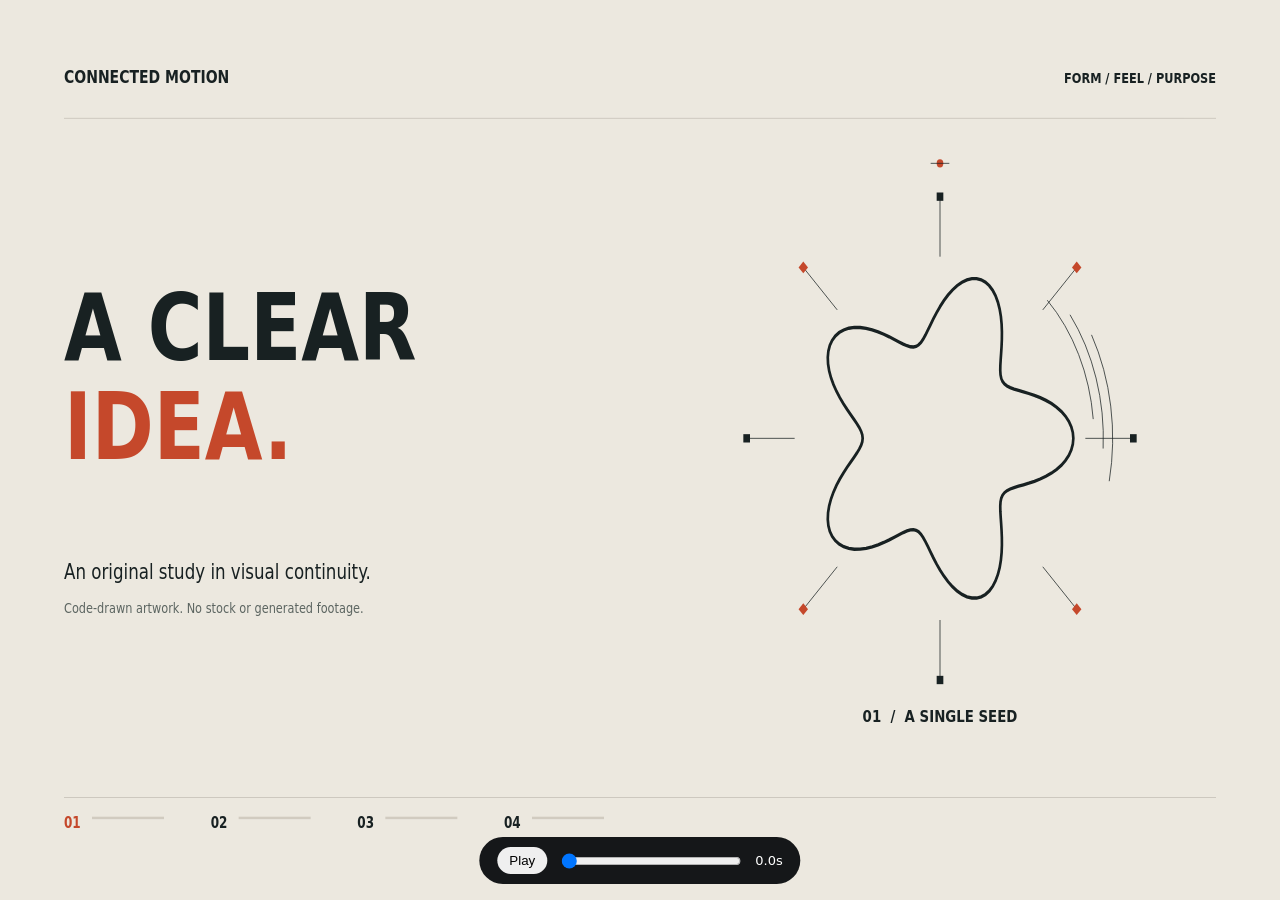
<file: skills/creating-videos/assets/motion-starter/index.html>
<!doctype html>
<html lang="en">
<meta charset="utf-8">
<meta name="viewport" content="width=device-width,initial-scale=1">
<link rel="icon" href="data:,">
<title>Connected motion — original editable study</title>
<style>
  * { box-sizing: border-box; }
  html, body { margin: 0; width: 100%; height: 100%; overflow: hidden; background: #ece8df; }
  canvas { display: block; width: 100%; height: 100%; }
  #transport { position: fixed; bottom: 16px; left: 50%; transform: translateX(-50%); display: flex; gap: 12px; align-items: center; background: #151719; color: #fff; padding: 10px 18px; border-radius: 28px; font: 13px system-ui; }
  button { cursor: pointer; border: 0; border-radius: 16px; padding: 6px 12px; }
  input { width: 180px; }
</style>
<canvas aria-label="A seed becomes a connected path, a composed picture, and a finished mark"></canvas>
<div id="transport"><button id="play">Play</button><input id="time" aria-label="Timeline" type="range" min="0" max="11.999" step="0.001" value="0"><span id="stamp">0.0s</span></div>
<script>
'use strict';
// Original artwork and timing. No external fonts, assets, libraries or model calls.
// This demonstrates techniques, not a product UI or a universal style preset.
const canvas = document.querySelector('canvas'), ctx = canvas.getContext('2d');
const transport = document.querySelector('#transport');
if (window.__MOTION_CAPTURE__) transport.style.display = 'none';
const design = Object.assign({ paper: '#ece8df', ink: '#182122', accent: '#c5482b', label: 'FORM / FEEL / PURPOSE',
  lines: [['A CLEAR', 'IDEA.'], ['GIVE IT', 'DIRECTION.'], ['SHAPE THE', 'STORY.'], ['MAKE IT', 'MATTER.']] }, window.MOTION_CONFIG || {});
window.MOTION_META = { width: 1920, height: 1080, fps: 30, duration: 12,
  reviewTimes: [0, 1.5, 2.4, 2.7, 2.9666666667, 3, 3.0333333333, 4.5, 5.4, 5.7, 5.9666666667, 6, 6.0333333333, 7.5, 8.4, 8.7, 8.9666666667, 9, 9.0333333333, 10.5, 11.5],
  events: [
    { frame: 0, action: 'The idea is already visible', sound: 'optional quiet opening tone' },
    { frame: 90, action: 'The seed becomes a route', sound: 'optional soft connection click' },
    { frame: 180, action: 'The route unfolds into a picture', sound: 'optional paper movement' },
    { frame: 270, action: 'The picture resolves into a mark', sound: 'optional restrained landing' }
  ] };
const clamp = v => Math.min(1, Math.max(0, v));
const ease = v => { v = clamp(v); return v * v * v * (v * (v * 6 - 15) + 10); };
const mix = (a, b, u) => a + (b - a) * u;
function withAlpha(alpha, draw) { ctx.save(); ctx.globalAlpha = clamp(alpha); draw(); ctx.restore(); }
function line(points, color, width = 2, close = false) {
  ctx.beginPath(); points.forEach(([x, y], i) => i ? ctx.lineTo(x, y) : ctx.moveTo(x, y));
  if (close) ctx.closePath(); ctx.strokeStyle = color; ctx.lineWidth = width; ctx.stroke();
}
function circle(x, y, radius, color, stroke = false, width = 2) {
  if (radius <= 0) return;
  ctx.beginPath(); ctx.arc(x, y, radius, 0, Math.PI * 2);
  ctx[stroke ? 'strokeStyle' : 'fillStyle'] = color; ctx.lineWidth = width; stroke ? ctx.stroke() : ctx.fill();
}
function label(text, x, y, size = 18, color = design.ink, align = 'left', weight = 600) {
  ctx.font = `${weight} ${size}px system-ui, sans-serif`; ctx.textAlign = align; ctx.textBaseline = 'alphabetic'; ctx.fillStyle = color; ctx.fillText(text, x, y);
}
function roundRect(x, y, w, h, radius, fill, stroke) {
  ctx.beginPath(); ctx.roundRect(x, y, w, h, radius);
  if (fill) { ctx.fillStyle = fill; ctx.fill(); }
  if (stroke) { ctx.strokeStyle = stroke; ctx.lineWidth = 2; ctx.stroke(); }
}
function arc(x, y, r, from, to, color, width = 2) {
  if (to <= from) return; ctx.beginPath(); ctx.arc(x, y, r, from, to); ctx.strokeStyle = color; ctx.lineWidth = width; ctx.stroke();
}
function pathPoint(u, scene, local = 0) {
  const angle = u * Math.PI * 2 - Math.PI / 2;
  if (scene === 0) { const r = 158 + 42 * Math.cos(angle * 5) * (1 - .55 * ease(local / 2)); return [Math.cos(angle) * r, Math.sin(angle) * r]; }
  if (scene === 1) return [Math.sign(Math.cos(angle)) * Math.pow(Math.abs(Math.cos(angle)), .38) * 245, Math.sign(Math.sin(angle)) * Math.pow(Math.abs(Math.sin(angle)), .38) * 143];
  if (scene === 2) return [Math.sign(Math.cos(angle)) * Math.pow(Math.abs(Math.cos(angle)), .25) * 250, Math.sign(Math.sin(angle)) * Math.pow(Math.abs(Math.sin(angle)), .25) * 194];
  return [Math.cos(angle) * 177, Math.sin(angle) * 177];
}
function hero(scene, amount, x, y, maxWidth, size) {
  const lines = design.lines[scene];
  lines.forEach((text, i) => {
    ctx.save(); ctx.beginPath(); ctx.rect(x - 4, y + i * size * 1.06 - size, maxWidth + 8, size * 1.04); ctx.clip();
    const p = ease((amount - i * .06) / .62);
    let fontSize = size;
    ctx.font = `850 ${fontSize}px system-ui, sans-serif`;
    while (ctx.measureText(text).width > maxWidth && fontSize > 24) { fontSize--; ctx.font = `850 ${fontSize}px system-ui, sans-serif`; }
    label(text, x, y + i * size * 1.06 + (1 - p) * size * 1.5, fontSize, i ? design.accent : design.ink, 'left', 850);
    ctx.restore();
  });
}
function seed(t) {
  // Small ideas gather around the same central object, then settle into it.
  for (let i = 0; i < 8; i++) {
    const a = i * Math.PI / 4 + .13 * Math.sin(t * .7), p = ease((t - .45 - i * .04) / 1.5);
    const r = mix(290, 215, p); const x = Math.cos(a) * r, y = Math.sin(a) * r;
    line([[Math.cos(a) * 218, Math.sin(a) * 218], [x, y]], design.ink, 1);
    ctx.save(); ctx.translate(x, y); ctx.rotate(a + t * .08); ctx.fillStyle = i % 2 ? design.accent : design.ink; ctx.fillRect(-5, -5, 10, 10); ctx.restore();
  }
  for (let i = 0; i < 3; i++) arc(0, 0, 231 + i * 14, -.8 + i * .15, -.1 + t * .16 + i * .15, design.ink, 1);
  label('01  /  A SINGLE SEED', 0, 340, 20, design.ink, 'center');
}
function route(t) {
  // Information travels along an actual route rather than moving a whole card.
  const p = ease((t - .12) / 1.2);
  const points = [[-198, 68], [-72, 68], [-72, -54], [95, -54], [95, 66], [197, 66]];
  line(points, '#c3beb4', 2);
  const length = (points.length - 1) * p;
  const partial = points.slice(0, Math.floor(length) + 1);
  if (length < points.length - 1) { const i = Math.floor(length), q = length - i; partial.push([mix(points[i][0], points[i + 1][0], q), mix(points[i][1], points[i + 1][1], q)]); }
  line(partial, design.accent, 6);
  for (const [i, [x, y]] of [[0, [-198, 68]], [1, [-72, -54]], [2, [197, 66]]]) {
    circle(x, y, 13, design.paper); circle(x, y, 7, i / 3 < p ? design.accent : design.ink);
  }
  label('INTENT', -170, 109, 20, design.ink, 'center'); label('ACTION', -72, -86, 20, design.ink, 'center'); label('RESULT', 170, 109, 20, design.ink, 'center');
  const q = clamp((t - 1.35) / .95), i = Math.min(4, Math.floor(q * 5)), f = q * 5 - i;
  if (q > 0 && q < 1) circle(mix(points[i][0], points[i + 1][0], f), mix(points[i][1], points[i + 1][1], f), 12, design.ink);
  line([[-209, -200], [80, -200]], design.ink, 1); label('FOLLOW THE IDEA', -209, -221, 19);
  label('02  /  A CONNECTED PATH', 0, 340, 20, design.ink, 'center');
}
function picture(t) {
  // A local, original illustration constructs itself inside the carried outline.
  const reveal = ease(t / 1.15);
  ctx.save(); ctx.beginPath(); ctx.roundRect(-230, -175, 460, 350, 24); ctx.clip();
  ctx.fillStyle = '#e2d7c2'; ctx.fillRect(-230, -175, 460, 350);
  circle(mix(-310, 92, reveal), -72, 67, design.accent);
  ctx.fillStyle = '#527267'; ctx.beginPath(); ctx.moveTo(-260, 220);
  for (let x = -260; x <= 260; x += 5) ctx.lineTo(x, 74 + Math.sin(x / 118 + .14 * t) * 66 + (1 - reveal) * 210);
  ctx.lineTo(260, 220); ctx.closePath(); ctx.fill();
  ctx.fillStyle = '#244e46'; ctx.beginPath(); ctx.moveTo(-260, 220);
  for (let x = -260; x <= 260; x += 5) ctx.lineTo(x, 136 + Math.sin(x / 108 - .1 * t) * 40 + (1 - reveal) * 160);
  ctx.lineTo(260, 220); ctx.closePath(); ctx.fill(); ctx.restore();
  const p = ease((t - .8) / .9);
  for (let i = 0; i < 3; i++) line([[-280 - i * 14, -137 + i * 8], [-280 - i * 14, 180 + i * 8], [175, 180 + i * 8]], design.ink, p);
  label('03  /  FORM WITH PURPOSE', 0, 340, 20, design.ink, 'center');
}
function mark(t) {
  const p = ease(t / 1.4);
  for (let i = 0; i < 4; i++) {
    const r = 202 + i * 21;
    arc(0, 0, r, -.9 + i * .25, -.9 + i * .25 + p * 4.8, i === 0 ? design.accent : design.ink, i === 0 ? 4 : 1);
  }
  const q = ease((t - .5) / .9);
  ctx.save(); ctx.beginPath(); ctx.rect(-110, -95, 220 * q, 190); ctx.clip();
  line([[-91, 2], [-26, 67], [99, -70]], design.ink, 20); ctx.restore();
  label('04  /  ONE COHERENT STORY', 0, 340, 20, design.ink, 'center');
}
const scenes = [seed, route, picture, mark];
window.renderFrame = function(seconds, viewport = {}) {
  const wide = (viewport.width || innerWidth) / (viewport.height || innerHeight) > 1.2;
  const W = wide ? 1920 : 1080, H = wide ? 1080 : 1920;
  const width = viewport.width || innerWidth, height = viewport.height || innerHeight;
  if (canvas.width !== width || canvas.height !== height) { canvas.width = width; canvas.height = height; }
  ctx.setTransform(width / W, 0, 0, height / H, 0, 0); ctx.clearRect(0, 0, W, H);
  ctx.fillStyle = design.paper; ctx.fillRect(0, 0, W, H);
  const time = Math.min(11.999999, Math.max(0, seconds)), scene = Math.floor(time / 3), local = time % 3;
  const next = Math.min(scene + 1, 3), handoff = scene < 3 ? ease((local - 2.4) / .6) : 0;
  const mx = wide ? 96 : 74, titleY = wide ? 432 : 415;
  label('CONNECTED MOTION', mx, wide ? 100 : 165, 21, design.ink, 'left', 750);
  label(design.label, wide ? W - mx : mx, wide ? 100 : 213, wide ? 17 : 16, design.ink, wide ? 'right' : 'left');
  line([[mx, wide ? 142 : 260], [W - mx, wide ? 142 : 260]], '#c3beb4', 1);
  const titleSize = wide ? 112 : 116, titleWidth = wide ? 900 : 930;
  if (handoff < 1) withAlpha(1 - handoff, () => hero(scene, scene === 0 ? 1 : local + .05, mx, titleY - handoff * 30, titleWidth, titleSize));
  // New text starts after the boundary; both layouts never overlap during a handoff.
  label('An original study in visual continuity.', mx, wide ? 695 : 685, wide ? 25 : 27, design.ink, 'left', 400);
  label('Code-drawn artwork. No stock or generated footage.', mx, wide ? 736 : 730, wide ? 17 : 19, '#5c6561', 'left', 400);
  const cx = wide ? 1410 : 540, cy = wide ? 526 : 1185, scale = wide ? 1 : 1.3;
  ctx.save(); ctx.translate(cx, cy); ctx.scale(scale, scale);
  // A single shared contour persists across all four scenes and their boundaries.
  const points = Array.from({ length: 180 }, (_, i) => {
    const a = pathPoint(i / 180, scene, local), b = pathPoint(i / 180, next, 0);
    return [mix(a[0], b[0], handoff), mix(a[1], b[1], handoff)];
  });
  withAlpha(1 - handoff, () => scenes[scene](local));
  if (handoff > .8) withAlpha((handoff - .8) / .2, () => scenes[next](0));
  line(points, design.ink, 4, true);
  // A registration point stays in the same location through the entire sequence.
  circle(0, -330, 5, design.accent); line([[-14, -330], [14, -330]], design.ink, 1);
  ctx.restore();
  const footer = wide ? H - 95 : H - 230;
  line([[mx, footer - 28], [W - mx, footer - 28]], '#c3beb4', 1);
  for (let i = 0; i < 4; i++) {
    const x = mx + i * (wide ? 220 : 205), active = clamp((time - i * 3) / 3);
    label(`0${i + 1}`, x, footer + 8, 18, i === scene ? design.accent : design.ink);
    ctx.fillStyle = '#d1cbc0'; ctx.fillRect(x + 42, footer - 5, 108, 3); ctx.fillStyle = design.accent; ctx.fillRect(x + 42, footer - 5, 108 * active, 3);
  }
};
window.motionReady = document.fonts.ready;
let playing = false, started = 0, position = 0;
const slider = document.querySelector('#time'), play = document.querySelector('#play');
function tick(now) {
  if (!playing) return;
  position = ((now - started) / 1000) % 12; slider.value = position;
  window.renderFrame(position); document.querySelector('#stamp').textContent = `${position.toFixed(1)}s`; requestAnimationFrame(tick);
}
play.onclick = () => { playing = !playing; play.textContent = playing ? 'Pause' : 'Play'; if (playing) { started = performance.now() - position * 1000; requestAnimationFrame(tick); } };
slider.oninput = () => { playing = false; play.textContent = 'Play'; position = +slider.value; window.renderFrame(position); document.querySelector('#stamp').textContent = `${position.toFixed(1)}s`; };
addEventListener('resize', () => window.renderFrame(position));
window.renderFrame(0);
</script>
</html>
</file>
